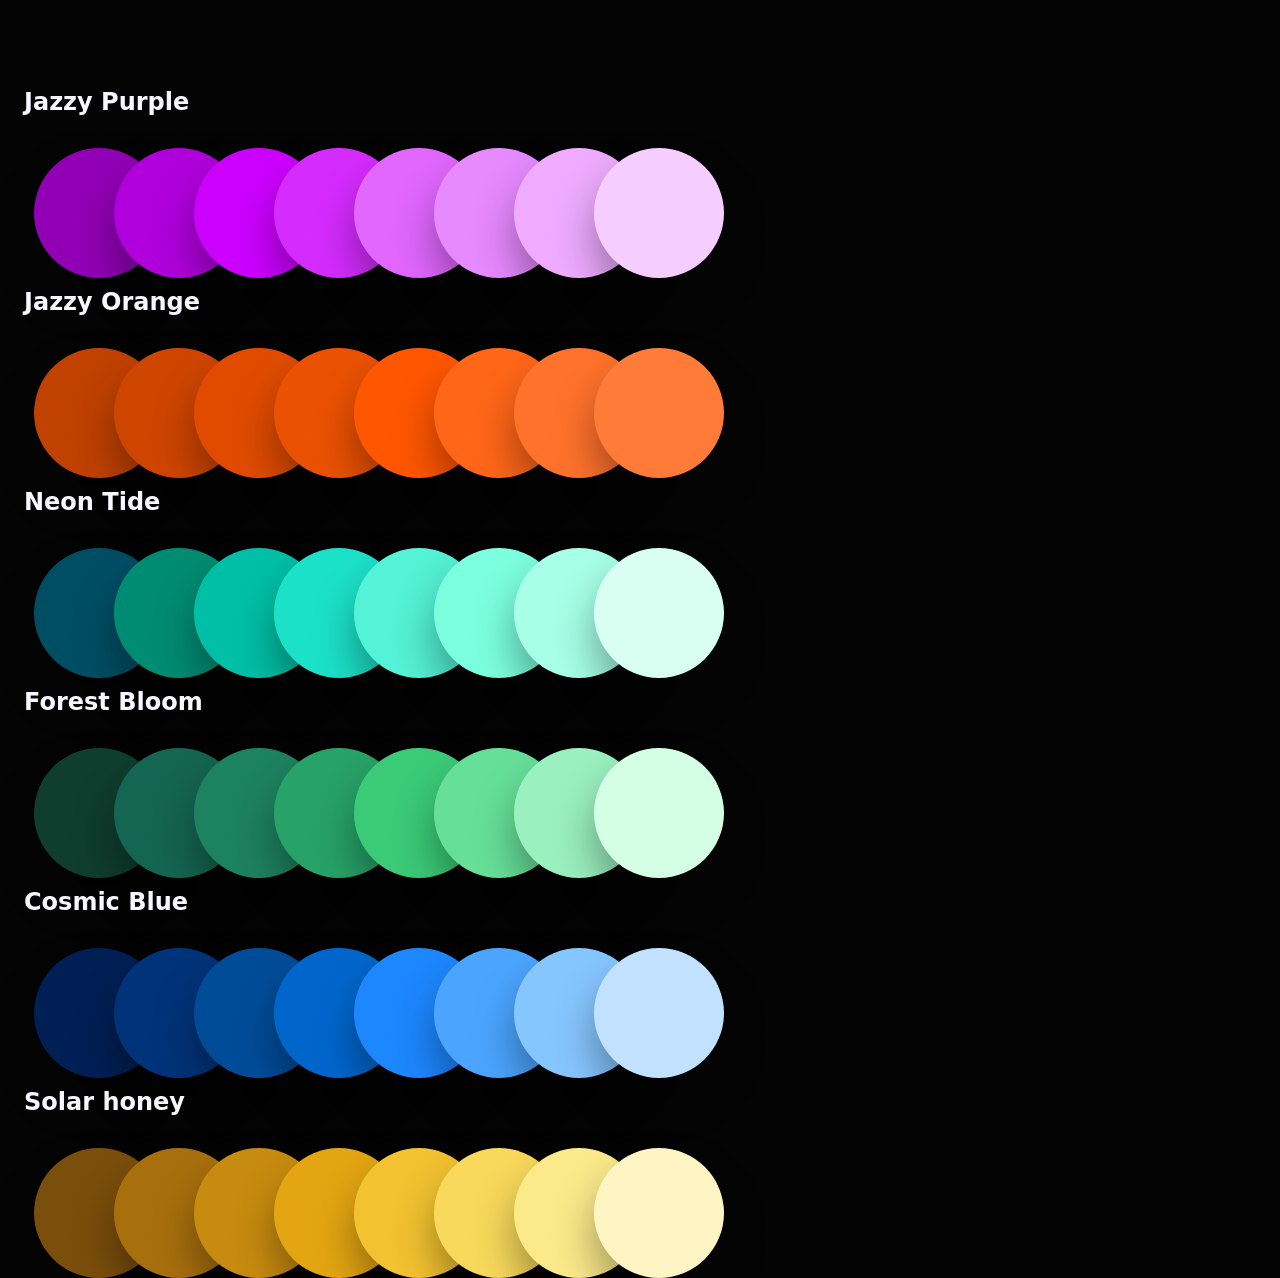
<file: color.html>
<!DOCTYPE html>
<html lang="en">
<head>
    <meta charset="UTF-8">
    <meta name="viewport" content="width=device-width, initial-scale=1.0">
    <title>Color Palette</title>
    <link rel="stylesheet" href="color.css">
</head>
<body>
   <div class="palette-wrap">
    <section class="palette-block">
            
            <div class="dot" >
                <h2>Jazzy Purple</h2>
                <li class="c1" style="background:  #9100B5 ;"></li>
                <li class="c2" style="background:  #B000DC ;"></li>
                <li class="c3" style="background:  #CC00FF;"></li>
                <li class="c4" style="background:  #D52BFF ;"></li>
                <li class="c5" style="background:  #E167FF ;"></li>
                <li class="c6" style="background:  #E789FF ;"></li>
                <li class="c7" style="background:  #EEABFF ;"></li>
                <li class="c8" style="background:  #F5CDFF ;"></li>

            </div>
             <section class="palette-block">
            
            <div class="dot dot1" >
                <h2>Jazzy Orange</h2>
                <li class="c1" style="background:  #C04100 ;"></li>
                <li class="c2" style="background:  #CE4500 ;"></li>
                <li class="c3" style="background:  #E04B00;"></li>
                <li class="c4" style="background:  #EB5103 ;"></li>
                <li class="c5" style="background:  #FF5600 ;"></li>
                <li class="c6" style="background:  #FF6618 ;"></li>
                <li class="c7" style="background:  #FF722B ;"></li>
                <li class="c8" style="background:  #FF7B38 ;"></li>

            </div>
             <section class="palette-block">
            
            <div class="dot dot2" >
                <h2>Neon Tide</h2>
                <li class="c1" style="background:  #004E64 ;"></li>
                <li class="c2" style="background:  #008C72 ;"></li>
                <li class="c3" style="background:  #00BFA6;"></li>
                <li class="c4" style="background:  #1CE1C9 ;"></li>
                <li class="c5" style="background:  #54F2D6 ;"></li>
                <li class="c6" style="background:  #7CFFDE ;"></li>
                <li class="c7" style="background:  #A6FFE6 ;"></li>
                <li class="c8" style="background:  #D8FFF2 ;"></li>

            </div>
             <section class="palette-block">
            
            <div class="dot dot3" >
                <h2>Forest Bloom</h2>
                <li class="c1" style="background:  #0F3D2E ;"></li>
                <li class="c2" style="background:  #146551 ;"></li>
                <li class="c3" style="background:  #1D825F;"></li>
                <li class="c4" style="background:  #27A268 ;"></li>
                <li class="c5" style="background:  #3BCB77 ;"></li>
                <li class="c6" style="background:  #66E099 ;"></li>
                <li class="c7" style="background:  #9AF0BF ;"></li>
                <li class="c8" style="background:  #D4FFE5 ;"></li>

            </div>
             <section class="palette-block">
            
            <div class="dot dot4" >
                <h2>Cosmic Blue</h2>
                <li class="c1" style="background:  #001F54 ;"></li>
                <li class="c2" style="background:  #00337A ;"></li>
                <li class="c3" style="background:  #004C99;"></li>
                <li class="c4" style="background:  #0066CC ;"></li>
                <li class="c5" style="background:  #1D87FF ;"></li>
                <li class="c6" style="background:  #4BA5FF ;"></li>
                <li class="c7" style="background:  #86C6FF ;"></li>
                <li class="c8" style="background:  #C2E1FF ;"></li>

            </div>

            <div class="dot dot5" >
                <h2>Solar honey</h2>
                <li class="c1" style="background:  #7A4E0B ;"></li>
                <li class="c2" style="background:  #A86F0D ;"></li>
                <li class="c3" style="background:  #C78B0F;"></li>
                <li class="c4" style="background:  #E3A512 ;"></li>
                <li class="c5" style="background:  #F2C230 ;"></li>
                <li class="c6" style="background:  #F8D95B ;"></li>
                <li class="c7" style="background:  #FBE98A ;"></li>
                <li class="c8" style="background:  #FFF5C4 ;"></li>

            </div>
            <!-- <ul class="swatches">
                <li  ><div class="dot" style="background: #9100B5 ; width: 100px; height: 100px; border-radius: 50%; "></div><small>#9100B5</small></li>
                <li ><span class="dot"></span><small>#B000DC</small></li>
                <li ><span class="dot"></span><small>#CC00FF</small></li>
                <li ><span class="dot"></span><small>#D52BFF</small></li>
                <li ><span class="dot"></span><small>#E167FF</small></li>
                <li ><span class="dot"></span><small>#E789FF</small></li>
                <li ><span class="dot"></span><small>#EEABFF</small></li>
                <li ><span class="dot"></span><small>#F5CDFF</small></li>
            </ul> -->
        </section>
   </div>


</body>
</html>
</file>
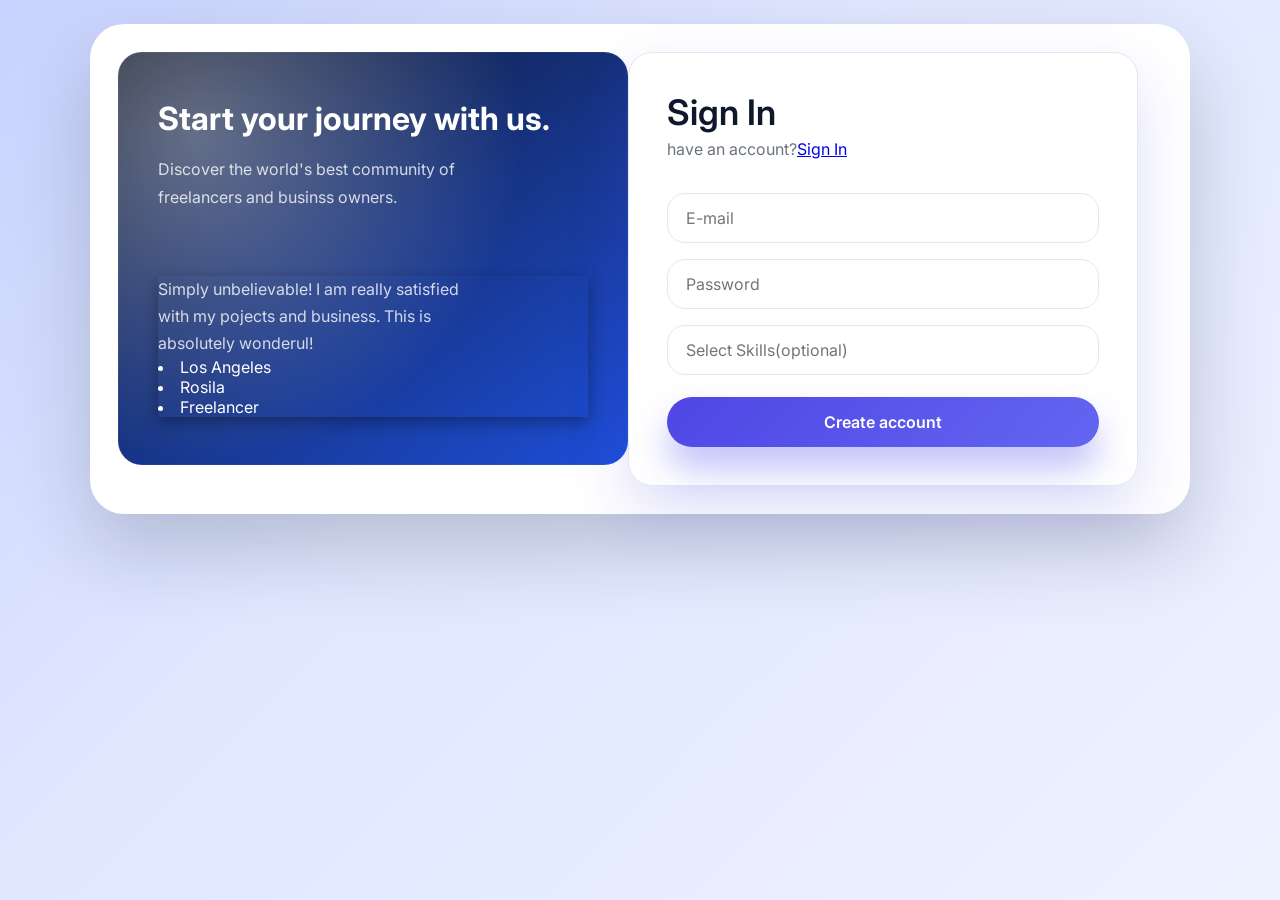
<file: form.html>
<!DOCTYPE html>
<html lang="en">
<head>
    <meta charset="UTF-8">
    <meta name="viewport" content="width=device-width, initial-scale=1jobs0">
    <title>CSS FORM</title>

    <link rel="stylesheet" href="form.css">
</head>
<body>
    <div class="wrapper">
        <div class="side">
            <h2>Start your journey with us.</h2>
            <p> Discover the world's best community of freelancers and businss owners.</p>
           

<div class="down">
  <p>  Simply unbelievable! I am really satisfied with my pojects and business. This is absolutely wonderul!
</p>
<li>Los Angeles</li>
<li>Rosila</li>
<li>Freelancer</li>
</div>

        </div>



       
<div class="container">
    <div class="heading">Sign In</div>
    <p>have an account?<a href="./form2.html">Sign In</a></p>
    <form action="" class="form">
      <input required="" class="input" type="email" name="email" id="email" placeholder="E-mail">
      <input required="" class="input" type="password" name="password" id="password" placeholder="Password">
      <input required="" class="input" type="text" name="skill" id="skill" placeholder="Select Skills(optional)">
      <!-- <span class="forgot-password"><a href="#">Forgot Password ?</a></span> -->
      <input class="login-button" type="submit" value="Create account">
      
    </form>
    
    </div>
</body>
</html>
</file>
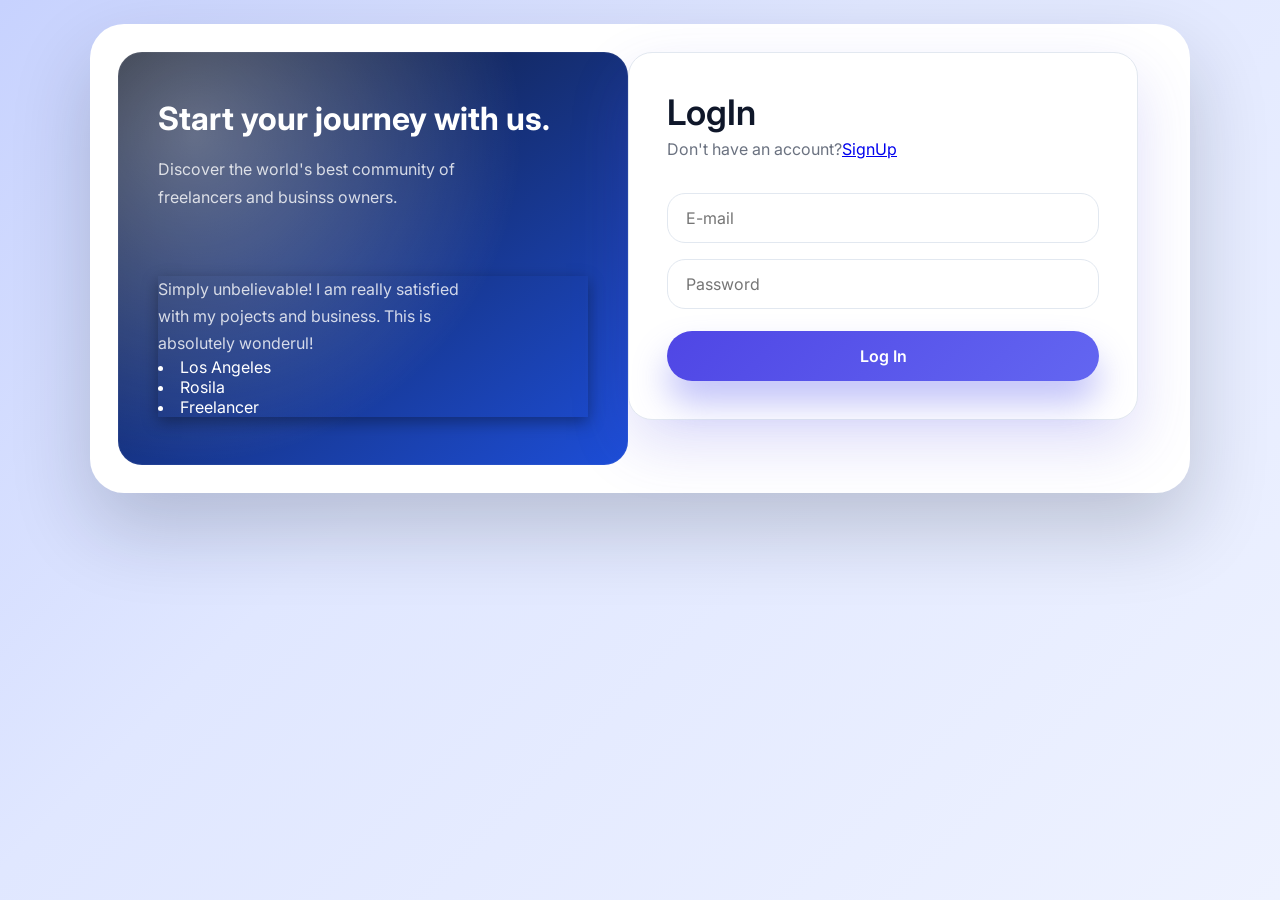
<file: form2.html>
<!DOCTYPE html>
<html lang="en">
<head>
    <meta charset="UTF-8">
    <meta name="viewport" content="width=device-width, initial-scale=1jobs0">
    <title>CSS FORM</title>

    <link rel="stylesheet" href="form.css">
</head>
<body>
    <div class="wrapper">
        <div class="side">
            <h2>Start your journey with us.</h2>
           <p> Discover the world's best community of freelancers and businss owners.</p>

           <div class="down">
            <p>  Simply unbelievable! I am really satisfied with my pojects and business. This is absolutely wonderul!
          </p>
          <li>Los Angeles</li>
          <li>Rosila</li>
          <li>Freelancer</li>
          </div>
        </div>

     


<div class="container">
    <div class="heading">LogIn</div>
    <p>Don't have an account?<a href="./form.html">SignUp</a></p>
    <form action="" class="form">
      <input required="" class="input" type="email" name="email" id="email" placeholder="E-mail">
      <input required="" class="input" type="password" name="password" id="password" placeholder="Password">

      <input class="login-button" type="submit" value="Log In">
      
    </form>
    
    </div>
</body>
</html>
</file>
<file: color.css>
:root {
    --bg: #040404;
    --text: #f7f7ff;
}

* {
    margin: 0;
    padding: 0;
    box-sizing: border-box;
    font-family: 'Poppins', system-ui, -apple-system, BlinkMacSystemFont, sans-serif;
}

body {
    min-height: 100vh;
    background: var(--bg);
    color: var(--text);
    padding: 2.5rem 1.5rem 4rem;
}

.palette-wrap {

    max-width: 100vw;
    margin: 0 auto;
}




.palette-block {
    margin-bottom: 3rem;
    position: relative;
}


.dot li {
    width: 130px;
    height: 130px;
    border-radius: 50%;
    list-style: none;
    display: inline-block;
    margin: 10px;
    position: absolute;
    top: 50px;
     box-shadow:0 24px 40px rgba(0,0,0,0.35);
    transition:transform 160ms ease;
}

.c2 {
    left: 80px;
}

.c3 {
    left: 160px;
}

.c4 {
    left: 240px;
}

.c5 {
    left: 320px;
}

.c6 {
    left: 400px;
}

.c7 {
    left: 480px;
}

.c8 {
    left: 560px;
}

.dot {
    position: absolute;
    top: 0px;
}

.dot1 {
    top: 200px;
}


.dot2 { top: 400px;  }
.dot3 {  top: 600px; }
.dot4 {  top: 800px; }
.dot5 {  top: 1000px; }
/* .dot6 {  top: 1000px; } */

.dot li:hover {
    transform: scale(1.1);
    transform: translateY(-4px);
    transition: transform 0.3s;
    z-index: 1;
}
/* 
@media (max-width: 700px) {
    .palette-wrap{
      padding-left: 0;
}
.palette-wrap .palette-block .dot{
      width: 50px;
      background-color: #040404;
      transition: all 0.3s ease-in-out;
}

  
} */
</file>
<file: form.css>
@import url('https://fonts.googleapis.com/css2?family=Inter:wght@400;500;600&display=swap');

:root{
    --bg:#eef2ff;
    --panel:#ffffff;
    --accent:#4f46e5;
    --accent-dark:#332fa0;
    --text:#0f172a;
    --muted:#6b7280;
    --border:#e2e8f0;
}

*{
    margin:0;
    padding:0;
    box-sizing:border-box;
    font-family:'Inter',system-ui,-apple-system,BlinkMacSystemFont,sans-serif;
}

body{
    min-height:100vh;
    background:linear-gradient(135deg,#c7d2fe,#e0e7ff 40%,#eef2ff);
    padding:24px;
    text-align:center;
}

.wrapper{
    width:min(1100px,100%);
    margin:0 auto;
    background:var(--panel);
    border-radius:34px;
    box-shadow:0 35px 80px rgba(15,23,42,0.2);
    padding:28px;
    font-size:0;
    text-align:left;
}

.side,
.container{
    display:inline-block;
    vertical-align:top;
    width:calc(50% - 12px);
    font-size:1rem;
}

.side{
    border-radius:24px;
    padding:48px 40px;
    background:radial-gradient(circle at 15% 20%,rgba(255,255,255,0.35),transparent 60%),linear-gradient(145deg,#0f172a,#1d4ed8);
    color:#fff;
    min-height:410px;
    box-shadow:inset 0 0 0 1px rgba(255,255,255,0.05);
}

.side h2{
    font-size:2rem;
    line-height:1.2;
    margin-bottom:18px;
}

.side p{
    color:rgba(255,255,255,0.8);
    line-height:1.7;
    max-width:320px;
}

.container{
    border-radius:24px;
    padding:38px;
    background:var(--panel);
    border:1px solid var(--border);
    box-shadow:0 25px 60px rgba(79,70,229,0.18);
}

.heading{
    font-size:2.2rem;
    font-weight:600;
    color:var(--text);
    margin-bottom:6px;
    text-align:left;
}

.container > p{
    color:var(--muted);
    margin-bottom:18px;
}

.form{
    margin-top:10px;
}

.form .input{
    width:100%;
    border:1px solid var(--border);
    border-radius:18px;
    padding:14px 18px;
    margin-top:16px;
    font-size:1rem;
    transition:border-color 160ms ease,box-shadow 160ms ease;
    background:#fff;
}

.form .input:focus{
    outline:none;
    border-color:var(--accent);
    box-shadow:0 0 0 3px rgba(79,70,229,0.15);
}

.form .forgot-password{
    display:inline-block;
    margin-top:12px;
    font-size:0.85rem;
    color:var(--accent);
}

.form .forgot-password a{
    color:inherit;
}

.form .login-button{
    width:100%;
    border:none;
    border-radius:999px;
    padding:15px 18px;
    margin-top:22px;
    font-size:1rem;
    font-weight:600;
    color:#fff;
    background:linear-gradient(135deg,#4f46e5,#6366f1);
    box-shadow:0 22px 35px rgba(99,102,241,0.4);
    cursor:pointer;
    transition:transform 150ms ease,box-shadow 150ms ease;
}

.form .login-button:hover{
    transform:translateY(-2px);
    box-shadow:0 28px 45px rgba(79,70,229,0.45);
}

.form .login-button:active{
    transform:translateY(0);
    box-shadow:0 15px 25px rgba(79,70,229,0.35);
}





.agreement{
    display:block;
    margin-top:18px;
    text-align:center;
    font-size:0.85rem;
    color:var(--muted);
}

.agreement a{
    color:var(--accent);
}

.down{
box-shadow: rgba(0, 0, 0, 0.35) 0px 5px 15px;
margin-top: 65px;
}

@media (max-width:900px){
    .side,
    .container{
        width:100%;
        display:block;
    }

    .side{
        margin-bottom:18px;
    }
}

@media (max-width:600px){
    body{
        padding:16px;
    }

    .wrapper{
        padding:18px;
        border-radius:26px;
    }

    .side,
    .container{
        border-radius:18px;
        padding:26px;
    }
}

@media (max-width:360px){
    body{
        padding:12px;
    }

    .wrapper{
        padding:14px;
        border-radius:18px;
    }

    .side,
    .container{
        padding:20px;
        border-radius:14px;
    }

    
}

























/* {} */
</file>
